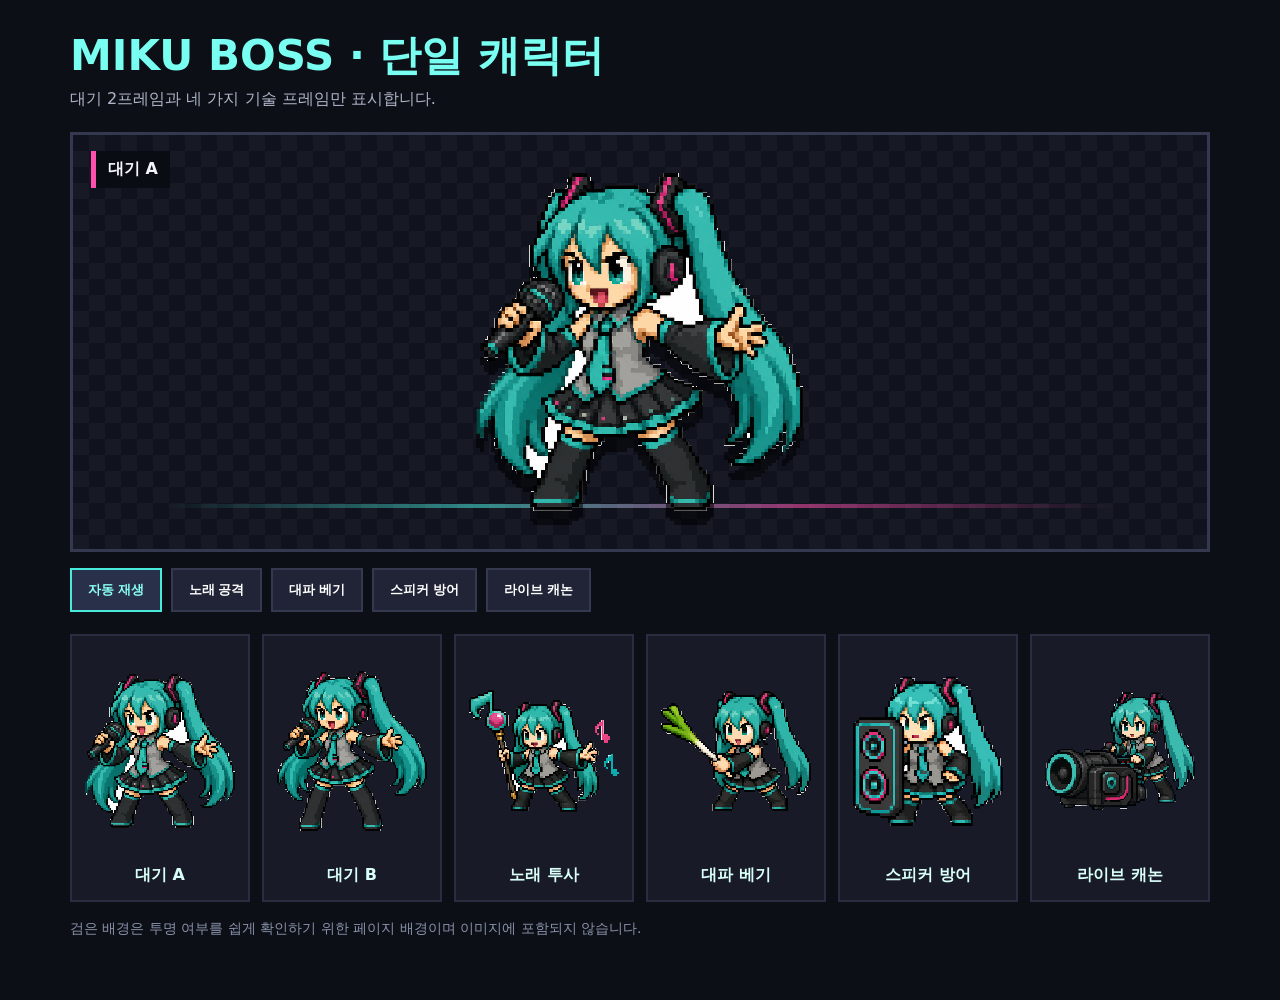
<file: assets/_miku-boss-check.html>
<!doctype html>
<html lang="ko">
<head>
  <meta charset="utf-8">
  <meta name="viewport" content="width=device-width,initial-scale=1">
  <title>미쿠 보스 프레임 확인</title>
  <style>
    :root { color-scheme: dark; --teal:#48eadc; --pink:#ff4faf; --panel:#181b27; --line:#34394f; }
    * { box-sizing:border-box; }
    body { margin:0; min-height:100vh; background:#0d0f17; color:#f4f5fb; font-family:system-ui,sans-serif; }
    main { width:min(1180px,100%); margin:auto; padding:28px 20px 48px; }
    h1 { margin:0 0 5px; color:#78fff1; font-size:clamp(25px,4vw,42px); }
    .sub { margin:0 0 22px; color:#aeb5c8; }
    .stage { position:relative; min-height:420px; display:grid; place-items:center; overflow:hidden; border:3px solid var(--line); background:
      linear-gradient(45deg,#171a25 25%,transparent 25%),linear-gradient(-45deg,#171a25 25%,transparent 25%),
      linear-gradient(45deg,transparent 75%,#171a25 75%),linear-gradient(-45deg,transparent 75%,#171a25 75%),#10131d;
      background-size:32px 32px; background-position:0 0,0 16px,16px -16px,-16px 0; }
    .stage::after { content:""; position:absolute; inset:auto 8% 10% 8%; height:4px; background:linear-gradient(90deg,transparent,var(--teal),var(--pink),transparent); opacity:.55; }
    #hero { width:min(520px,78vw); height:350px; object-fit:contain; image-rendering:pixelated; filter:drop-shadow(0 14px 0 #0008); transition:transform .08s steps(2); z-index:1; }
    #hero.flip { transform:scaleX(-1); }
    #hero.hit { animation:hit .58s steps(4); }
    @keyframes hit { 0%{translate:0 0} 45%{translate:-18px -5px} 100%{translate:0 0} }
    .badge { position:absolute; left:18px; top:16px; z-index:2; padding:8px 12px; background:#090b12dd; border-left:5px solid var(--pink); font-weight:900; }
    .controls { display:flex; flex-wrap:wrap; gap:9px; padding:16px 0 22px; }
    button { border:2px solid var(--line); background:#202436; color:#fff; padding:11px 16px; font-weight:800; cursor:pointer; }
    button:hover,button.active { border-color:var(--teal); color:#8afff4; background:#28304a; }
    .grid { display:grid; grid-template-columns:repeat(auto-fit,minmax(180px,1fr)); gap:12px; }
    .card { display:grid; grid-template-rows:210px auto; background:var(--panel); border:2px solid #282d40; padding:10px; }
    .card img { width:100%; height:100%; object-fit:contain; image-rendering:pixelated; }
    .card img.flip { transform:scaleX(-1); }
    .card strong { text-align:center; padding:9px 4px 4px; color:#d9fff9; }
    .note { color:#8992aa; margin-top:18px; font-size:14px; }
  </style>
</head>
<body>
  <main>
    <h1>MIKU BOSS · 단일 캐릭터</h1>
    <p class="sub">대기 2프레임과 네 가지 기술 프레임만 표시합니다.</p>
    <section class="stage">
      <div id="label" class="badge">대기 애니메이션</div>
      <img id="hero" class="flip" src="candidates/unified-v1/miku-diva.png" alt="미쿠 보스">
    </section>
    <nav class="controls" aria-label="프레임 선택">
      <button data-action="idle" class="active">자동 재생</button>
      <button data-action="song">노래 공격</button>
      <button data-action="leek">대파 베기</button>
      <button data-action="guard">스피커 방어</button>
      <button data-action="cannon">라이브 캐논</button>
    </nav>
    <section id="grid" class="grid"></section>
    <p class="note">검은 배경은 투명 여부를 쉽게 확인하기 위한 페이지 배경이며 이미지에 포함되지 않습니다.</p>
  </main>
  <script>
    const frames = {
      idleA: { file:"miku-diva", label:"대기 A", flip:true },
      idleB: { file:"miku-idle-b", label:"대기 B", flip:true },
      song: { file:"miku-note", label:"노래 투사", flip:true },
      leek: { file:"miku-leek", label:"대파 베기", flip:true },
      guard: { file:"miku-speaker", label:"스피커 방어", flip:true },
      cannon: { file:"miku-cannon", label:"라이브 캐논", flip:false },
    };
    const hero = document.querySelector("#hero");
    const label = document.querySelector("#label");
    let timer = 0;
    let idleTick = 0;
    function show(key, animate=true) {
      const frame = frames[key];
      hero.src = `candidates/unified-v1/${frame.file}.png`;
      hero.classList.toggle("flip", frame.flip);
      label.textContent = frame.label;
      if (animate) {
        hero.classList.remove("hit");
        void hero.offsetWidth;
        hero.classList.add("hit");
      }
    }
    function autoplay() {
      clearInterval(timer);
      show("idleA", false);
      timer = setInterval(() => show(++idleTick % 2 ? "idleB" : "idleA", false), 430);
    }
    document.querySelectorAll("button").forEach((button) => button.addEventListener("click", () => {
      document.querySelectorAll("button").forEach((item) => item.classList.toggle("active", item === button));
      if (button.dataset.action === "idle") return autoplay();
      clearInterval(timer);
      show(button.dataset.action);
    }));
    const grid = document.querySelector("#grid");
    Object.values(frames).forEach((frame) => {
      const card = document.createElement("article");
      card.className = "card";
      card.innerHTML = `<img class="${frame.flip ? "flip" : ""}" src="candidates/unified-v1/${frame.file}.png" alt="${frame.label}"><strong>${frame.label}</strong>`;
      grid.append(card);
    });
    autoplay();
  </script>
</body>
</html>
</file>
